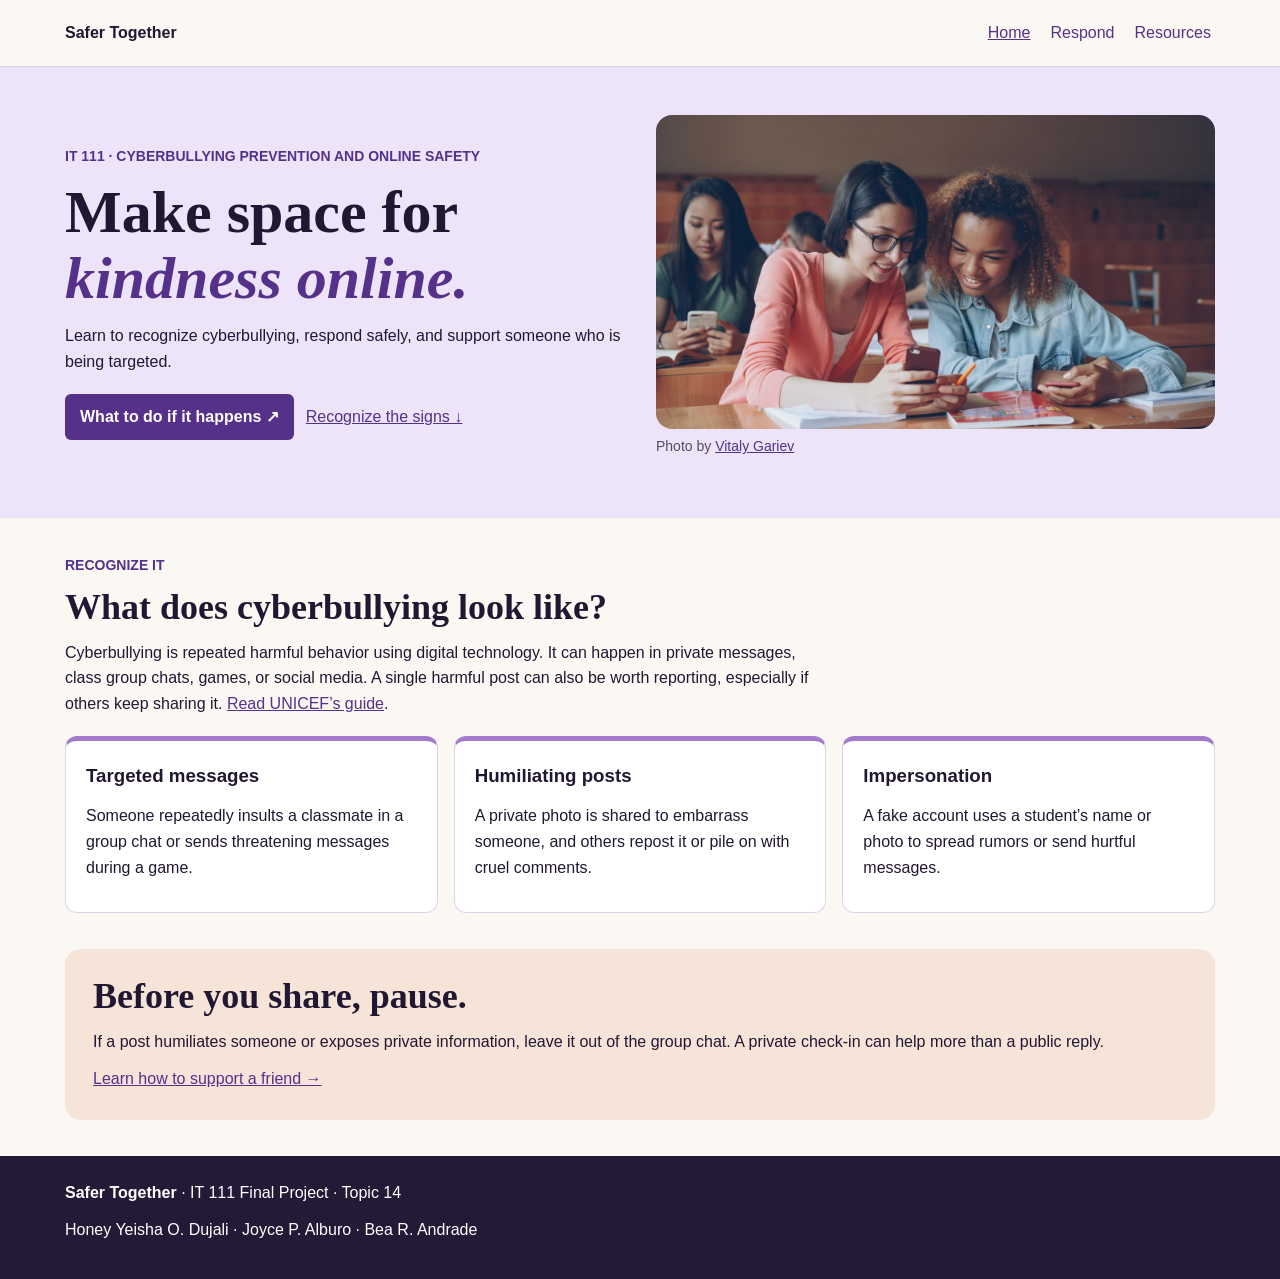
<file: final-project/index.html>
﻿<!DOCTYPE html>
<html lang="en">
  <!-- Page setup. The title names the browser tab and the link loads our shared CSS. -->
  <head>
    <meta charset="utf-8">
    <meta name="viewport" content="width=device-width, initial-scale=1">
    <meta name="description" content="An IT 111 student guide to cyberbullying prevention and online safety.">
    <title>Home | Safer Together</title>
    <link rel="stylesheet" href="style.css">
  </head>

  <body>

    <!-- Site navigation. Each link opens another HTML page. -->
    <header class="site-header">
      <div class="wrap header-inner">
        <a class="brand" href="index.html"><span aria-hidden="true"></span> Safer Together</a>
        <nav aria-label="Main navigation">
          <a href="index.html" class="current" aria-current="page">Home</a>
          <a href="respond.html">Respond</a>
          <a href="resources.html">Resources</a>
        </nav>
      </div>
    </header>

    <!-- Main content unique to this page. -->
    <main id="main">
      <!-- Introduction, main links, and a credited photo. -->
      <section class="hero">
        <div class="wrap hero-layout">
          <div class="hero-copy">
            <p class="eyebrow">IT 111 · Cyberbullying Prevention and Online Safety</p>
            <h1>Make space for <em>kindness online.</em></h1>
            <p>Learn to recognize cyberbullying, respond safely, and support someone who is being targeted.</p>
            <div class="actions">
              <a class="button" href="respond.html">What to do if it happens <span aria-hidden="true">↗</span></a>
              <a class="text-link" href="#recognize">Recognize the signs ↓</a>
            </div>
          </div>
          <figure class="photo">
            <img src="images/students.jpg" alt="Two students looking at a phone together in a classroom">
            <figcaption>Photo by <a href="https://unsplash.com/photos/two-students-looking-at-a-smartphone-in-class-jIZnT7iqars">Vitaly Gariev</a></figcaption>
          </figure>
        </div>
      </section>

      <!-- Cyberbullying examples. The id lets the link above jump here. -->
      <section class="section wrap" id="recognize">
        <div class="intro">
          <p class="eyebrow">Recognize it</p>
          <h2>What does cyberbullying look like?</h2>
          <p>Cyberbullying is repeated harmful behavior using digital technology. It can happen in private messages, class group chats, games, or social media. A single harmful post can also be worth reporting, especially if others keep sharing it. <a href="https://www.unicef.org/stories/how-to-stop-cyberbullying">Read UNICEF’s guide</a>.</p>
        </div>
        <div class="cards">
          <article>
            <h3>Targeted messages</h3>
            <p>Someone repeatedly insults a classmate in a group chat or sends threatening messages during a game.</p>
          </article>
          <article>
            <h3>Humiliating posts</h3>
            <p>A private photo is shared to embarrass someone, and others repost it or pile on with cruel comments.</p>
          </article>
          <article>
            <h3>Impersonation</h3>
            <p>A fake account uses a student’s name or photo to spread rumors or send hurtful messages.</p>
          </article>
        </div>
      </section>
      <!-- A reminder and a link to advice on the Respond page. -->
      <aside class="callout wrap">
        <h2>Before you share, pause.</h2>
        <p>If a post humiliates someone or exposes private information, leave it out of the group chat. A private check-in can help more than a public reply.</p>
        <a href="respond.html#support">Learn how to support a friend →</a>
      </aside>
    </main>
    <!-- Project title and group members. -->
    <footer class="site-footer">
      <div class="wrap">
        <p><strong>Safer Together</strong> · IT 111 Final Project · Topic 14</p>
        <p>Honey Yeisha O. Dujali · Joyce P. Alburo · Bea R. Andrade</p>
      </div>
    </footer>
  </body>
</html>
</file>
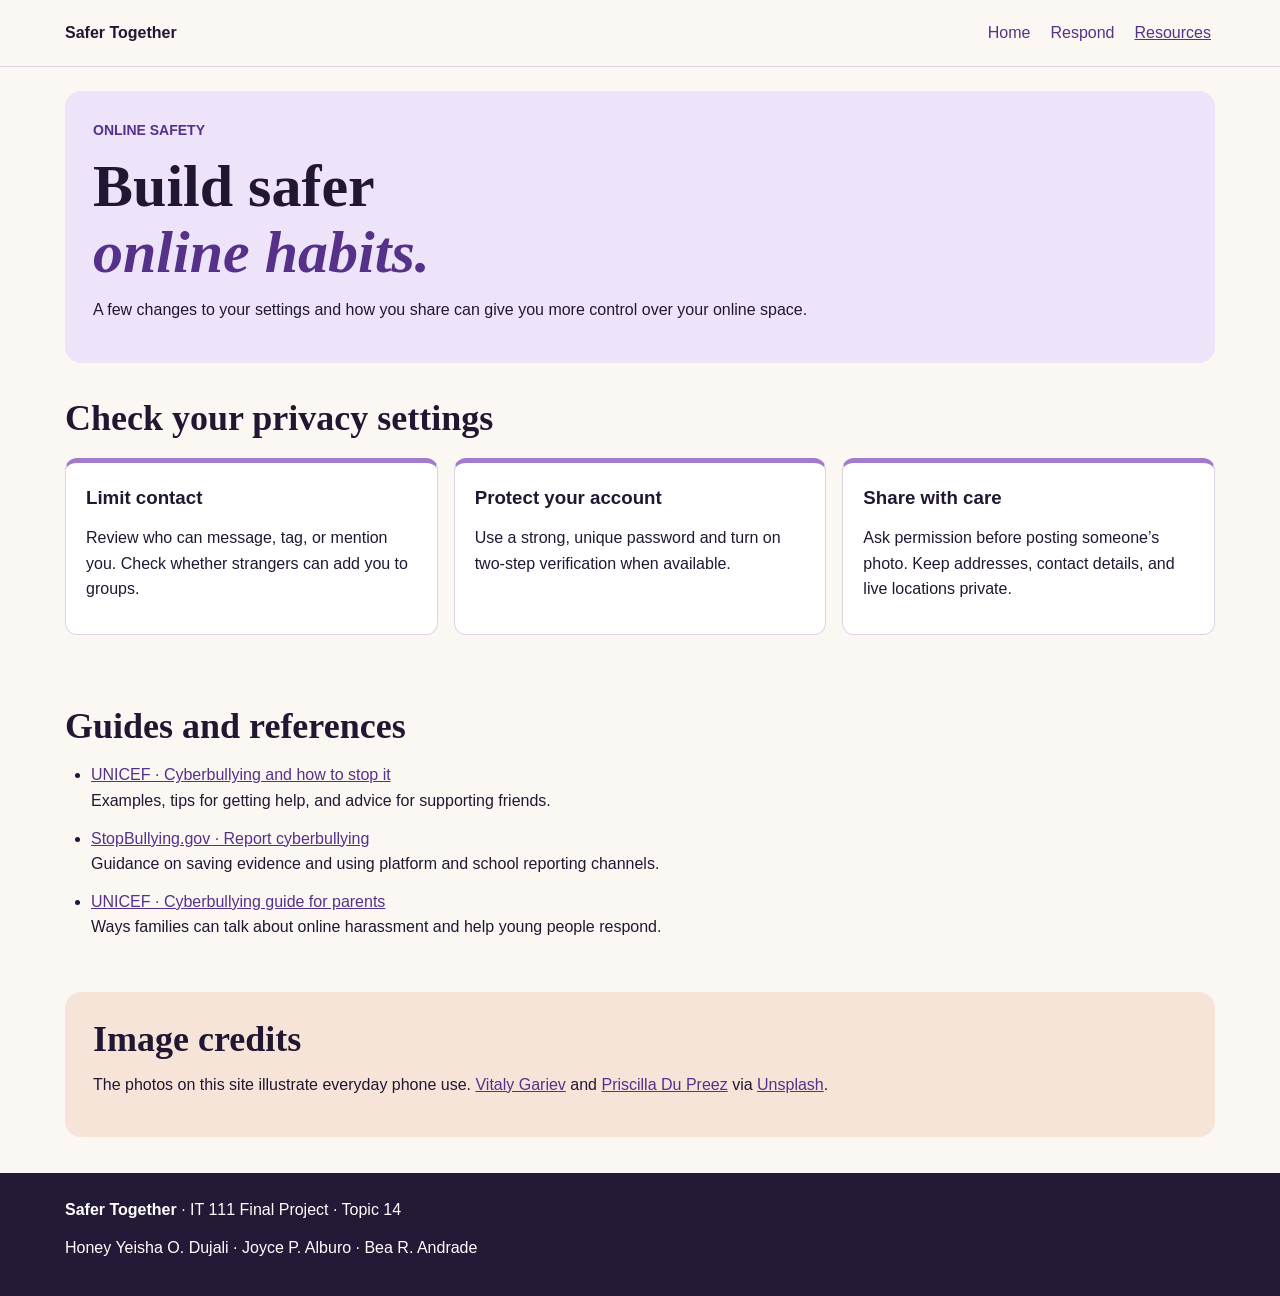
<file: final-project/resources.html>
﻿<!DOCTYPE html>
<html lang="en">
  <!-- Page setup. The title names the browser tab and the link loads our shared CSS. -->
  <head>
    <meta charset="utf-8">
    <meta name="viewport" content="width=device-width, initial-scale=1">
    <meta name="description" content="An IT 111 student guide to cyberbullying prevention and online safety.">
    <title>Resources | Safer Together</title>
    <link rel="stylesheet" href="style.css">
  </head>
  <body>
    <a class="skip" href="#main">Skip to content</a>
    <!-- Site navigation. Each link opens another HTML page. -->
    <header class="site-header">
      <div class="wrap header-inner">
        <a class="brand" href="index.html"><span aria-hidden="true"></span> Safer Together</a>
        <nav aria-label="Main navigation">
          <a href="index.html">Home</a>
          <a href="respond.html">Respond</a>
          <a href="resources.html" class="current" aria-current="page">Resources</a>
        </nav>
      </div>
    </header>
    <!-- Main content unique to this page. -->
    <main id="main">
      <header class="page-intro wrap">
        <p class="eyebrow">Online safety</p>
        <h1>Build safer <em>online habits.</em></h1>
        <p>A few changes to your settings and how you share can give you more control over your online space.</p>
      </header>
      <section class="section wrap">
        <h2>Check your privacy settings</h2>
        <!-- Three articles with online safety tips. -->
        <div class="cards">
          <article>
            <h3>Limit contact</h3>
            <p>Review who can message, tag, or mention you. Check whether strangers can add you to groups.</p>
          </article>
          <article>
            <h3>Protect your account</h3>
            <p>Use a strong, unique password and turn on two-step verification when available.</p>
          </article>
          <article>
            <h3>Share with care</h3>
            <p>Ask permission before posting someone’s photo. Keep addresses, contact details, and live locations private.</p>
          </article>
        </div>
      </section>
      <section class="section wrap">
        <h2>Guides and references</h2>
        <!-- A bulleted list of references and guides. -->
        <ul class="sources">
          <li>
            <a href="https://www.unicef.org/stories/how-to-stop-cyberbullying">UNICEF · Cyberbullying and how to stop it</a><p>Examples, tips for getting help, and advice for supporting friends.</p>
          </li>
          <li>
            <a href="https://www.stopbullying.gov/cyberbullying/how-to-report">StopBullying.gov · Report cyberbullying</a><p>Guidance on saving evidence and using platform and school reporting channels.</p>
          </li>
          <li>
            <a href="https://www.unicef.org/lac/en/parenting-lac/security-protection/cyberbullying-what-is-how-stop-guide-parents">UNICEF · Cyberbullying guide for parents</a><p>Ways families can talk about online harassment and help young people respond.</p>
          </li>
        </ul>
      </section>
      <!-- Image credits with links to the original photos. -->
      <section class="callout wrap">
        <h2>Image credits</h2>
        <p>The photos on this site illustrate everyday phone use. <a href="https://unsplash.com/photos/two-students-looking-at-a-smartphone-in-class-jIZnT7iqars">Vitaly Gariev</a> and <a href="https://unsplash.com/photos/two-girls-sitting-on-a-rock-looking-at-a-cell-phone-cIDHaTKKteg">Priscilla Du Preez</a> via <a href="https://unsplash.com/license">Unsplash</a>.</p>
      </section>
    </main>
    <!-- Project title and group members. -->
    <footer class="site-footer">
      <div class="wrap">
        <p><strong>Safer Together</strong> · IT 111 Final Project · Topic 14</p>
        <p>Honey Yeisha O. Dujali · Joyce P. Alburo · Bea R. Andrade</p>
      </div>
    </footer>
  </body>
</html>
</file>
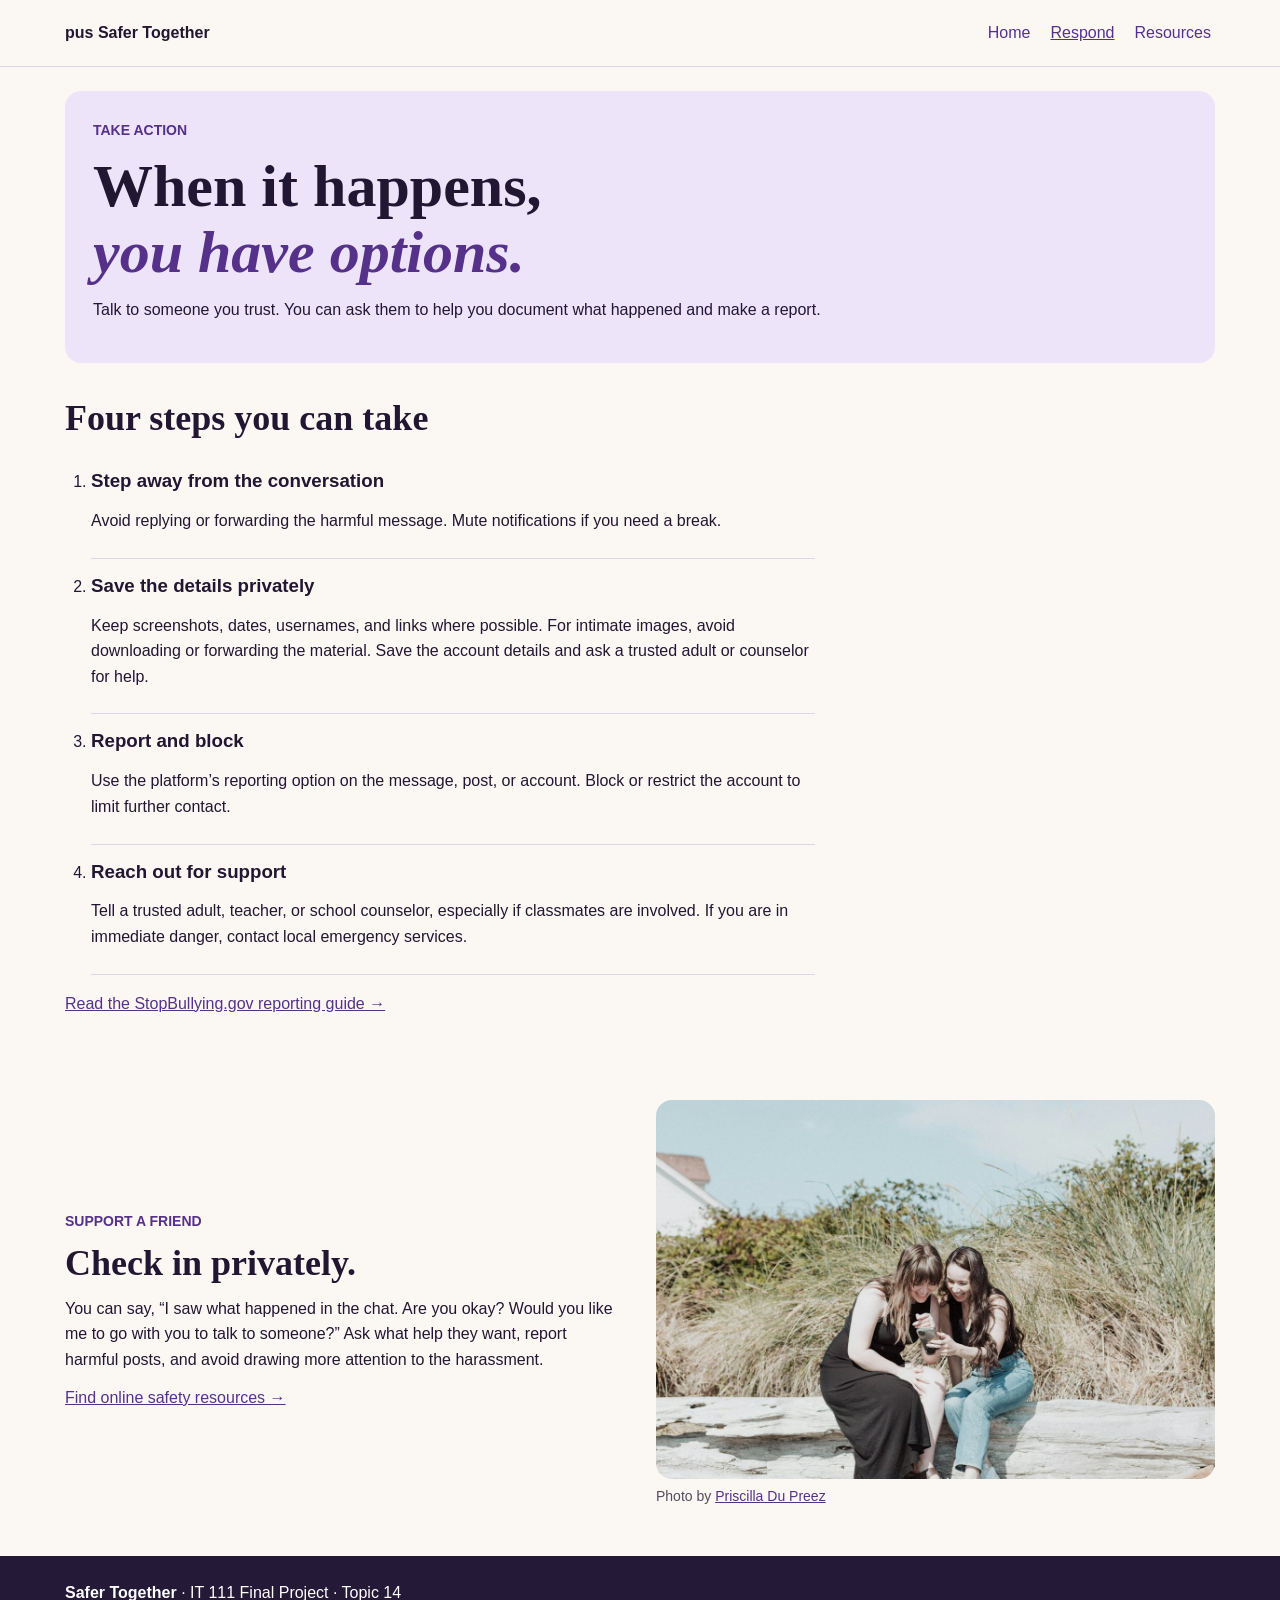
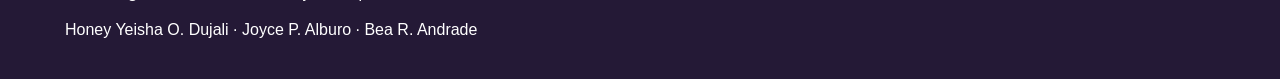
<file: final-project/respond.html>
﻿<!DOCTYPE html>
<html lang="en">
  <!-- Page setup. The title names the browser tab and the link loads our shared CSS. -->
  <head>
    <meta charset="utf-8">
    <meta name="viewport" content="width=device-width, initial-scale=1">
    <meta name="description" content="An IT 111 student guide to cyberbullying prevention and online safety.">
    <title>Respond | Safer Together</title>
    <link rel="stylesheet" href="style.css">
  </head>
  <body>
    <a class="skip" href="#main">Skip to content</a>
    <!-- Site navigation. Each link opens another HTML page. -->
    <header class="site-header">
      <div class="wrap header-inner">
        <a class="brand" href="index.html"><span aria-hidden="true">pus</span> Safer Together</a>
        <nav aria-label="Main navigation">
          <a href="index.html">Home</a>
          <a href="respond.html" class="current" aria-current="page">Respond</a>
          <a href="resources.html">Resources</a>
        </nav>
      </div>
    </header>
    <!-- Main content unique to this page. -->
    <main id="main">
      <header class="page-intro wrap">
        <p class="eyebrow">Take action</p>
        <h1>When it happens, <em>you have options.</em></h1>
        <p>Talk to someone you trust. You can ask them to help you document what happened and make a report.</p>
      </header>
      <section class="section wrap">
        <h2>Four steps you can take</h2>
        <!-- The ordered list numbers the response steps automatically. -->
        <ol class="steps">
          <li>
            <h3>Step away from the conversation</h3>
            <p>Avoid replying or forwarding the harmful message. Mute notifications if you need a break.</p>
          </li>
          <li>
            <h3>Save the details privately</h3>
            <p>Keep screenshots, dates, usernames, and links where possible. For intimate images, avoid downloading or forwarding the material. Save the account details and ask a trusted adult or counselor for help.</p>
          </li>
          <li>
            <h3>Report and block</h3>
            <p>Use the platform’s reporting option on the message, post, or account. Block or restrict the account to limit further contact.</p>
          </li>
          <li>
            <h3>Reach out for support</h3>
            <p>Tell a trusted adult, teacher, or school counselor, especially if classmates are involved. If you are in immediate danger, contact local emergency services.</p>
          </li>
        </ol>
        <p><a href="https://www.stopbullying.gov/cyberbullying/how-to-report">Read the StopBullying.gov reporting guide →</a></p>
      </section>
      <!-- Advice for helping a friend. Home links directly to this section. -->
      <section id="support" class="wrap section split">
        <div class="support-copy">
          <p class="eyebrow">Support a friend</p>
          <h2>Check in privately.</h2>
          <p>You can say, “I saw what happened in the chat. Are you okay? Would you like me to go with you to talk to someone?” Ask what help they want, report harmful posts, and avoid drawing more attention to the harassment.</p>
          <a href="resources.html">Find online safety resources →</a>
        </div>
        <figure class="photo">
          <img src="images/friends.jpg" alt="Two friends sitting together outdoors and looking at a phone">
          <figcaption>Photo by <a href="https://unsplash.com/photos/two-girls-sitting-on-a-rock-looking-at-a-cell-phone-cIDHaTKKteg">Priscilla Du Preez</a></figcaption>
        </figure>
      </section>
    </main>
    <!-- Project title and group members. -->
    <footer class="site-footer">
      <div class="wrap">
        <p><strong>Safer Together</strong> · IT 111 Final Project · Topic 14</p>
        <p>Honey Yeisha O. Dujali · Joyce P. Alburo · Bea R. Andrade</p>
      </div>
    </footer>
  </body>
</html>
</file>
<file: final-project/style.css>
﻿/* Shared styles for text, links, and images. */
* {
  box-sizing: border-box;
}

body {
  margin: 0;
  background-color: #fbf8f3;
  color: #211732;
  font-family: Arial, sans-serif;
  line-height: 1.6;
}

a {
  color: #55318a;
}

a:focus {
  outline: 3px solid #914eca;
  outline-offset: 3px;
}

h1, h2, h3, p, figure {
  margin: 0 0 12px;
}

h1, h2 {
  font-family: Georgia, serif;
  line-height: 1.1;
}

h1 {
  font-size: 60px;
}

h1 em {
  display: block;
  color: #55318a;
}

h2 {
  font-size: 36px;
}

img {
  display: block;
  width: 100%;
  height: auto;
  border-radius: 16px;
}

figcaption {
  margin-top: 6px;
  color: #544b61;
  font-size: 14px;
}

/* Page width and centering. */
.wrap {
  width: 92%;
  max-width: 1150px;
  margin-left: auto;
  margin-right: auto;
}

/* Keyboard navigation. The skip link appears when focused. */
.skip {
  position: absolute;
  top: -100px;
  left: 12px;
  padding: 8px 16px;
  background-color: white;
}

.skip:focus {
  top: 8px;
}

/* Header and navigation layout. */
.site-header {
  border-bottom: 1px solid #ded4e7;
}

.header-inner, nav, .actions {
  display: flex;
  flex-wrap: wrap;
  align-items: center;
  gap: 12px;
}

.header-inner {
  justify-content: space-between;
  padding: 16px 0;
}

.brand {
  color: #211732;
  font-weight: bold;
  text-decoration: none;
}

nav a {
  padding: 4px;
  text-decoration: none;
}

nav .current, nav a:hover {
  text-decoration: underline;
}

/* Introduction and photo layouts. Flexbox puts text and photos side by side. */
.hero {
  background-color: #eee4fa;
}

.hero-layout, .split {
  display: flex;
  align-items: center;
  gap: 32px;
}

.hero-layout {
  padding: 48px 0;
}

.hero-copy, .photo, .support-copy {
  width: 50%;
}

/* Introduction labels and action buttons. */
.eyebrow {
  color: #55318a;
  font-size: 14px;
  font-weight: bold;
  text-transform: uppercase;
}

.actions {
  margin-top: 20px;
}

.button {
  display: inline-block;
  padding: 10px 15px;
  background-color: #55318a;
  color: white;
  border-radius: 6px;
  font-weight: bold;
  text-decoration: none;
}

.button:hover {
  background-color: #3f206b;
}

/* Content spacing, cards, and callout boxes. */
.section {
  padding: 36px 0;
}

.intro, .steps {
  max-width: 750px;
}

.cards {
  display: flex;
  gap: 16px;
  margin-top: 20px;
}

.cards article {
  flex: 1;
  padding: 20px;
  border: 1px solid #ded4e7;
  border-top: 5px solid #a47bcb;
  border-radius: 12px;
  background-color: white;
}

.callout, .page-intro {
  padding: 28px;
  border-radius: 16px;
}

.callout {
  margin-bottom: 36px;
  background-color: #f6e4d9;
}

.page-intro {
  margin-top: 24px;
  background-color: #eee4fa;
}

/* Lists on the Respond and Resources pages. */
.steps, .sources {
  padding-left: 26px;
}

.steps li {
  padding: 12px 0;
  border-bottom: 1px solid #ded4e7;
}

.sources li {
  margin-bottom: 12px;
}

/* Footer colors and spacing. */
.site-footer {
  padding: 24px 0;
  background-color: #241936;
  color: white;
}

/* Mobile layout. Stack the columns and reduce heading sizes. */
@media (max-width: 720px) {
  h1 {
    font-size: 42px;
  }

  h2 {
    font-size: 30px;
  }

  .hero-layout, .split, .cards {
    flex-direction: column;
    align-items: stretch;
  }

  .hero-copy, .photo, .support-copy {
    width: 100%;
  }
}
</file>
